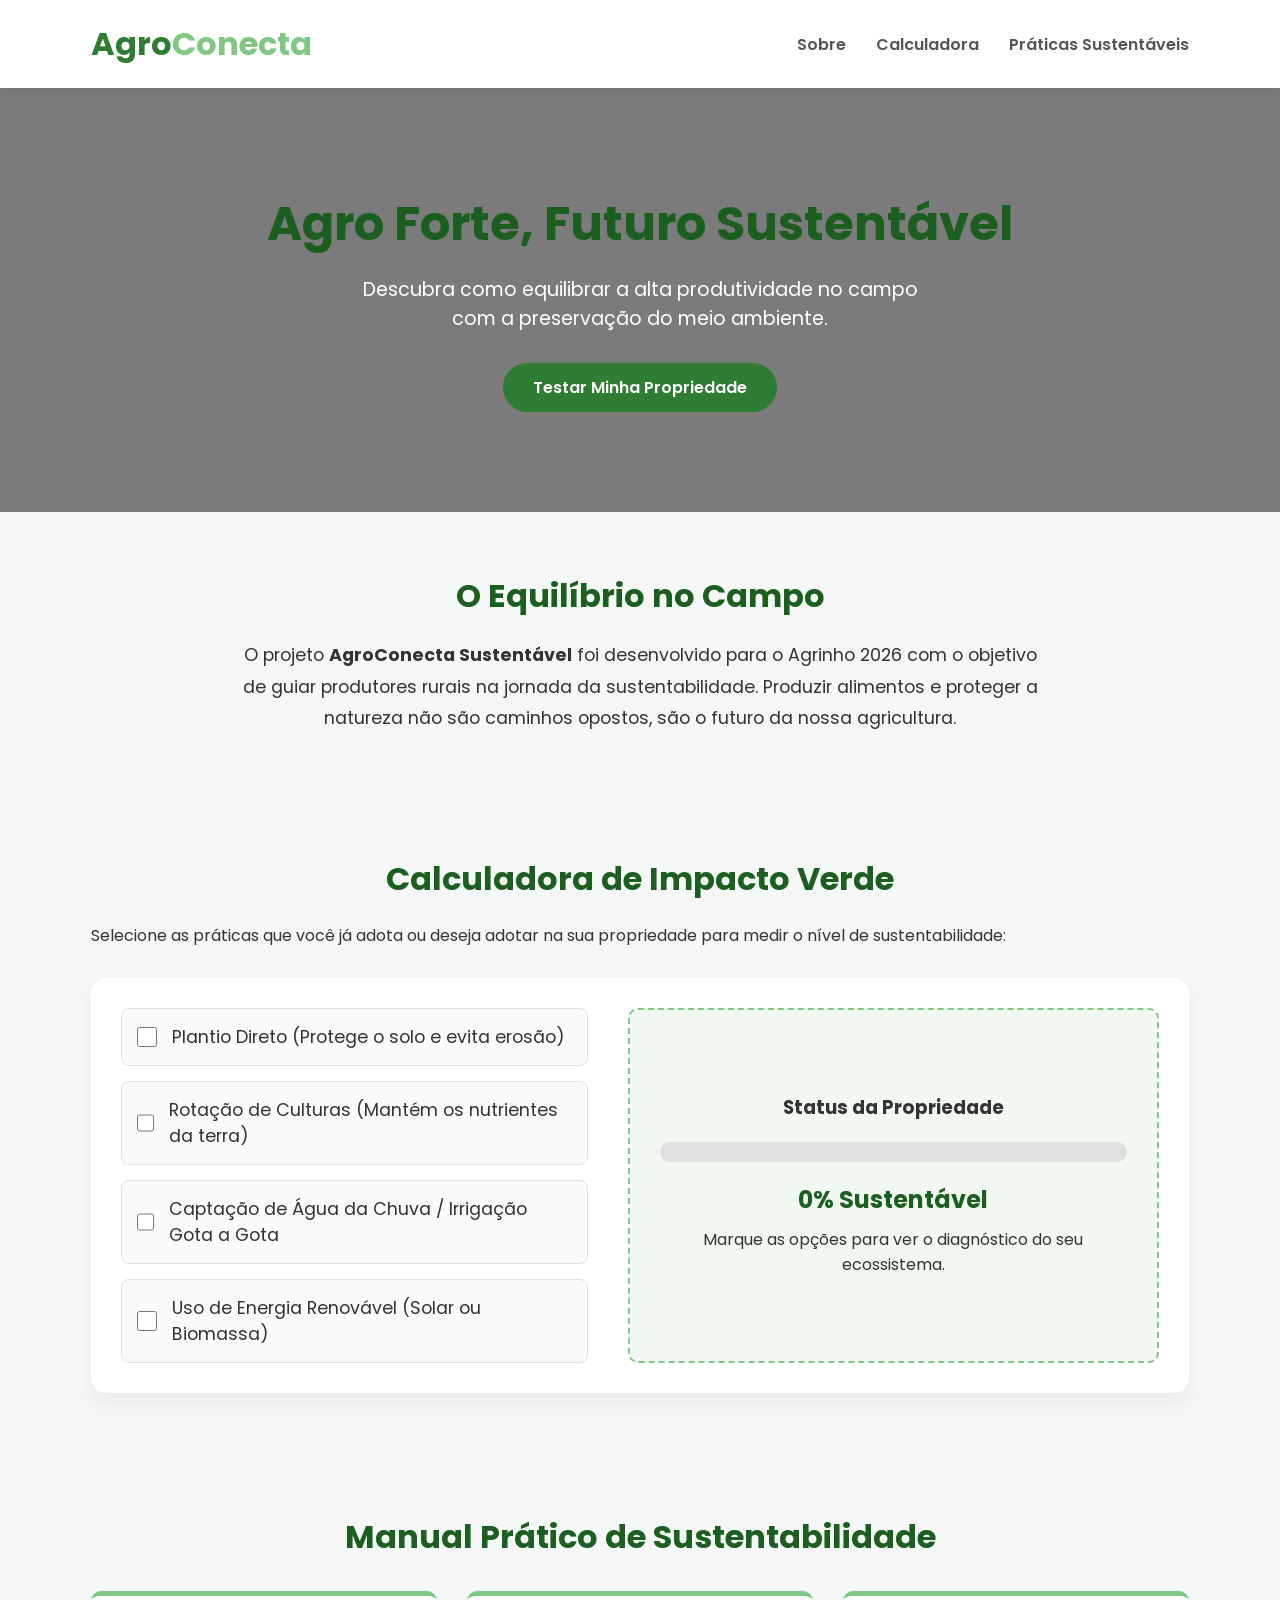
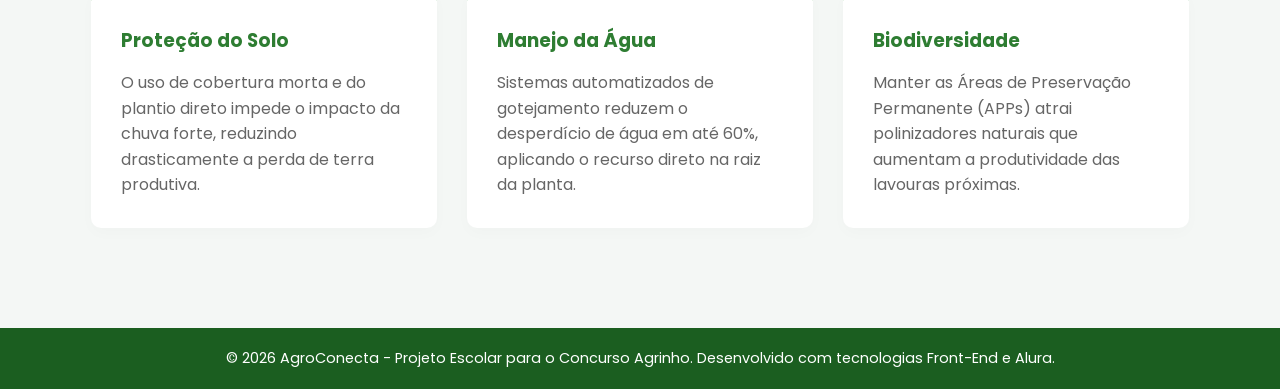
<file: index.html>
<!DOCTYPE html>
<html lang="pt-BR">
<head>
    <meta charset="UTF-8">
    <meta name="viewport" content="width=device-width, initial-scale=1.0">
    <title>AgroConecta Sustentável - Agrinho 2026</title>
    <link rel="stylesheet" href="style.css">
    <link href="https://fonts.googleapis.com/css2?family=Poppins:wght@300;400;600;700&display=swap" rel="stylesheet">
</head>
<body>

    <header>
        <div class="interface">
            <div class="logo">
                <h1>Agro<span>Conecta</span></h1>
            </div>
            <nav>
                <ul>
                    <li><a href="#sobre">Sobre</a></li>
                    <li><a href="#calculadora">Calculadora</a></li>
                    <li><a href="#dicas">Práticas Sustentáveis</a></li>
                </ul>
            </nav>
        </div>
    </header>

    <section class="banner">
        <div class="interface">
            <h2>Agro Forte, Futuro Sustentável</h2>
            <p>Descubra como equilibrar a alta produtividade no campo com a preservação do meio ambiente.</p>
            <a href="#calculadora" class="btn-principal">Testar Minha Propriedade</a>
        </div>
    </section>

    <main class="interface">
        
        <section id="sobre" class="sobre-projeto">
            <h2>O Equilíbrio no Campo</h2>
            <p>O projeto <strong>AgroConecta Sustentável</strong> foi desenvolvido para o Agrinho 2026 com o objetivo de guiar produtores rurais na jornada da sustentabilidade. Produzir alimentos e proteger a natureza não são caminhos opostos, são o futuro da nossa agricultura.</p>
        </section>

        <section id="calculadora" class="calculadora-container">
            <h2>Calculadora de Impacto Verde</h2>
            <p>Selecione as práticas que você já adota ou deseja adotar na sua propriedade para medir o nível de sustentabilidade:</p>
            
            <div class="calculadora-box">
                <div class="opcoes">
                    <label class="checkbox-container">
                        <input type="checkbox" class="pratica-sustentavel" value="25">
                        Plantio Direto (Protege o solo e evita erosão)
                    </label>
                    <label class="checkbox-container">
                        <input type="checkbox" class="pratica-sustentavel" value="25">
                        Rotação de Culturas (Mantém os nutrientes da terra)
                    </label>
                    <label class="checkbox-container">
                        <input type="checkbox" class="pratica-sustentavel" value="25">
                        Captação de Água da Chuva / Irrigação Gota a Gota
                    </label>
                    <label class="checkbox-container">
                        <input type="checkbox" class="pratica-sustentavel" value="25">
                        Uso de Energia Renovável (Solar ou Biomassa)
                    </label>
                </div>

                <div class="resultado-painel">
                    <h3>Status da Propriedade</h3>
                    <div class="barra-progresso-fundo">
                        <div id="barra-progresso" class="barra-progresso-cheia"></div>
                    </div>
                    <p id="porcentagem-texto">0% Sustentável</p>
                    <p id="feedback-mensagem">Marque as opções para ver o diagnóstico do seu ecossistema.</p>
                </div>
            </div>
        </section>

        <section id="dicas" class="cards-secao">
            <h2>Manual Prático de Sustentabilidade</h2>
            <div class="cards-grid">
                <div class="card">
                    <h3>Proteção do Solo</h3>
                    <p>O uso de cobertura morta e do plantio direto impede o impacto da chuva forte, reduzindo drasticamente a perda de terra produtiva.</p>
                </div>
                <div class="card">
                    <h3>Manejo da Água</h3>
                    <p>Sistemas automatizados de gotejamento reduzem o desperdício de água em até 60%, aplicando o recurso direto na raiz da planta.</p>
                </div>
                <div class="card">
                    <h3>Biodiversidade</h3>
                    <p>Manter as Áreas de Preservação Permanente (APPs) atrai polinizadores naturais que aumentam a produtividade das lavouras próximas.</p>
                </div>
            </div>
        </section>

    </main>

    <footer>
        <p>&copy; 2026 AgroConecta - Projeto Escolar para o Concurso Agrinho. Desenvolvido com tecnologias Front-End e Alura.</p>
    </footer>

    <script src="script.js"></script>
</body>
</html>
</file>
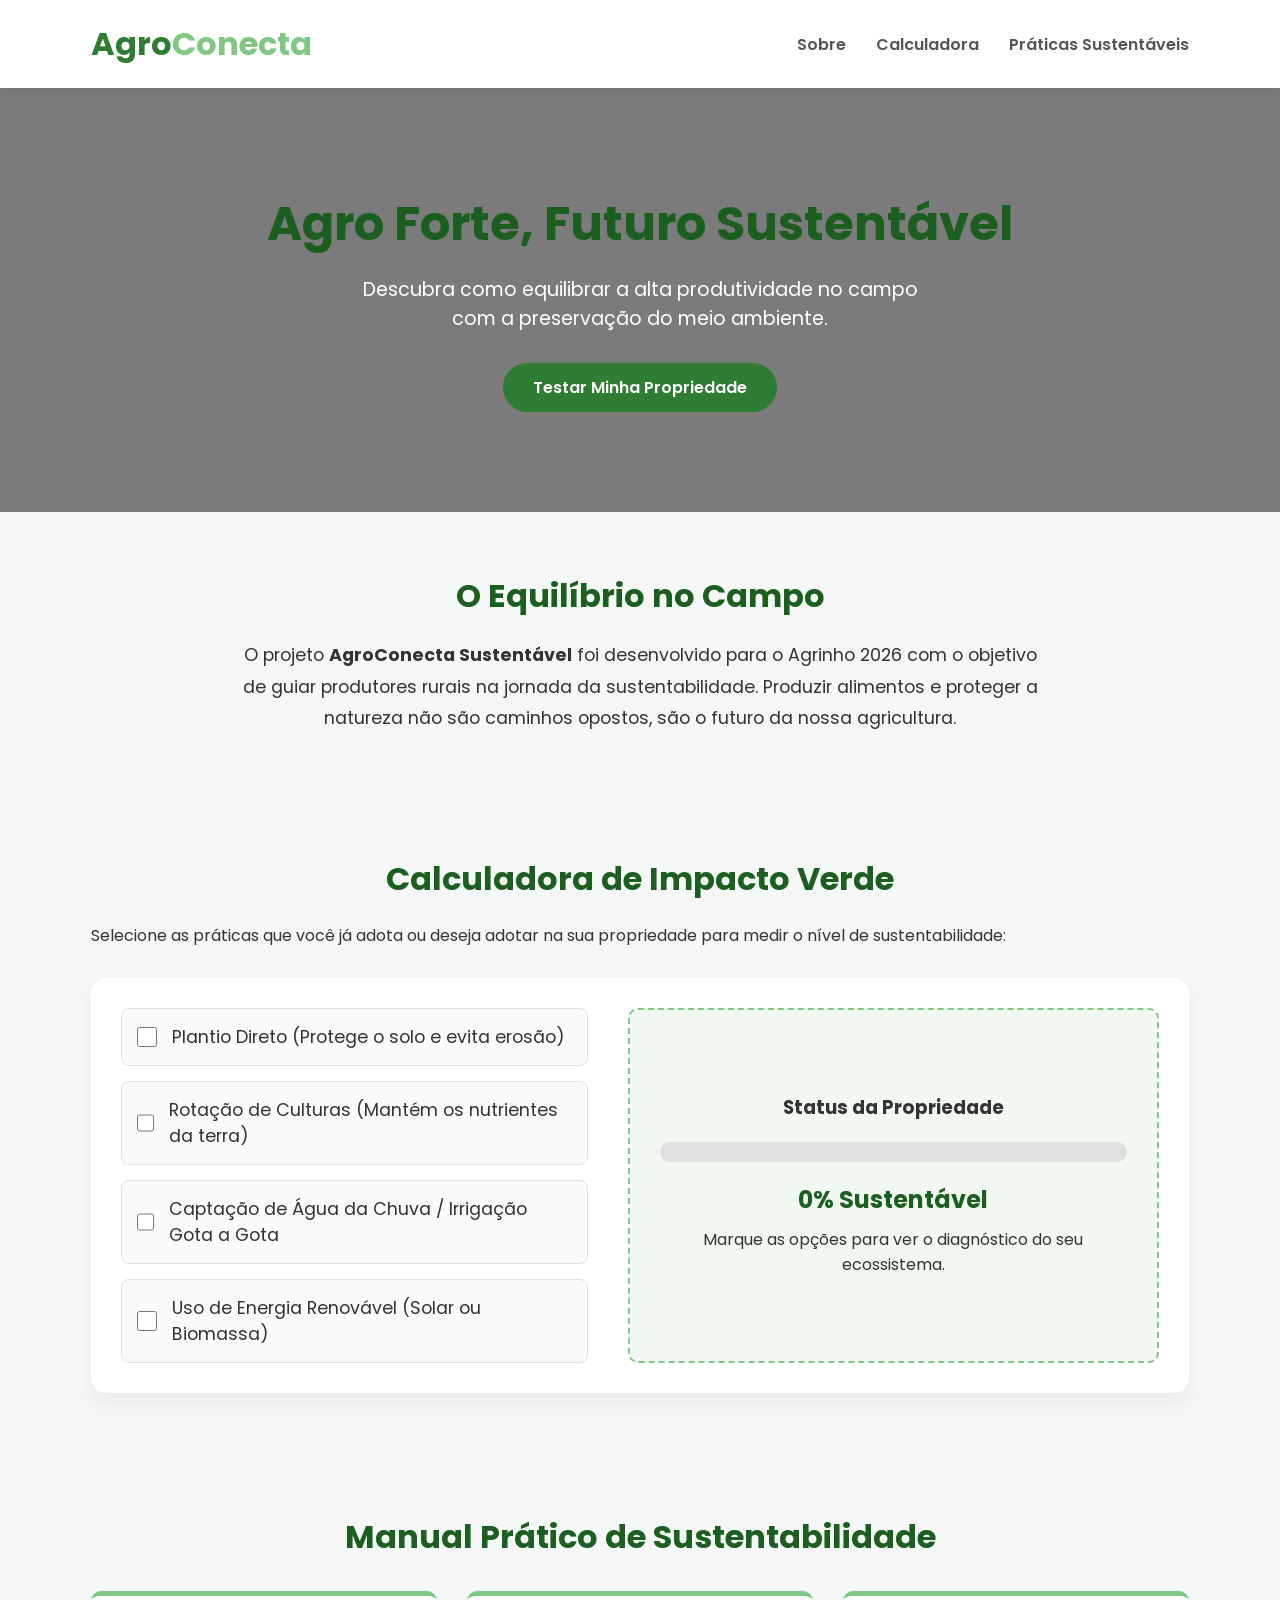
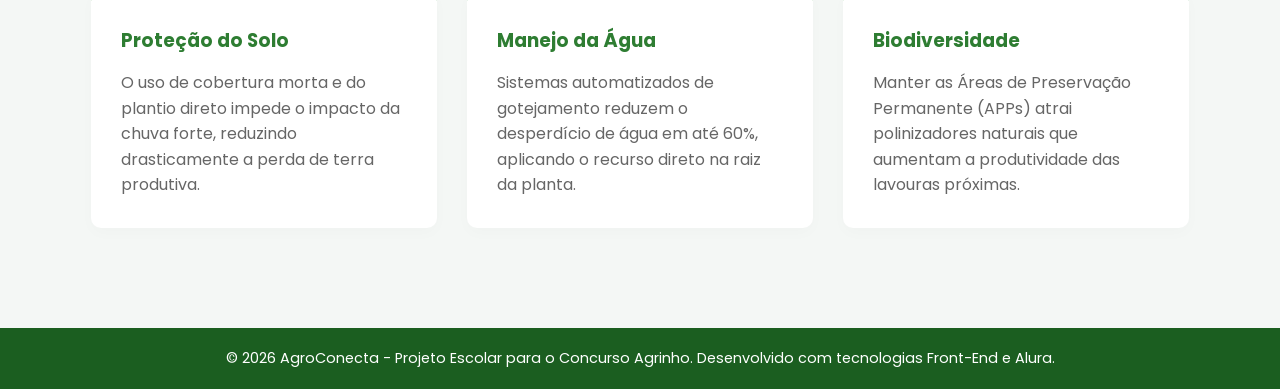
<file: gemini-code-1781261206127.html>
<!DOCTYPE html>
<html lang="pt-BR">
<head>
    <meta charset="UTF-8">
    <meta name="viewport" content="width=device-width, initial-scale=1.0">
    <title>AgroConecta Sustentável - Agrinho 2026</title>
    <link rel="stylesheet" href="style.css">
    <link href="https://fonts.googleapis.com/css2?family=Poppins:wght@300;400;600;700&display=swap" rel="stylesheet">
</head>
<body>

    <header>
        <div class="interface">
            <div class="logo">
                <h1>Agro<span>Conecta</span></h1>
            </div>
            <nav>
                <ul>
                    <li><a href="#sobre">Sobre</a></li>
                    <li><a href="#calculadora">Calculadora</a></li>
                    <li><a href="#dicas">Práticas Sustentáveis</a></li>
                </ul>
            </nav>
        </div>
    </header>

    <section class="banner">
        <div class="interface">
            <h2>Agro Forte, Futuro Sustentável</h2>
            <p>Descubra como equilibrar a alta produtividade no campo com a preservação do meio ambiente.</p>
            <a href="#calculadora" class="btn-principal">Testar Minha Propriedade</a>
        </div>
    </section>

    <main class="interface">
        
        <section id="sobre" class="sobre-projeto">
            <h2>O Equilíbrio no Campo</h2>
            <p>O projeto <strong>AgroConecta Sustentável</strong> foi desenvolvido para o Agrinho 2026 com o objetivo de guiar produtores rurais na jornada da sustentabilidade. Produzir alimentos e proteger a natureza não são caminhos opostos, são o futuro da nossa agricultura.</p>
        </section>

        <section id="calculadora" class="calculadora-container">
            <h2>Calculadora de Impacto Verde</h2>
            <p>Selecione as práticas que você já adota ou deseja adotar na sua propriedade para medir o nível de sustentabilidade:</p>
            
            <div class="calculadora-box">
                <div class="opcoes">
                    <label class="checkbox-container">
                        <input type="checkbox" class="pratica-sustentavel" value="25">
                        Plantio Direto (Protege o solo e evita erosão)
                    </label>
                    <label class="checkbox-container">
                        <input type="checkbox" class="pratica-sustentavel" value="25">
                        Rotação de Culturas (Mantém os nutrientes da terra)
                    </label>
                    <label class="checkbox-container">
                        <input type="checkbox" class="pratica-sustentavel" value="25">
                        Captação de Água da Chuva / Irrigação Gota a Gota
                    </label>
                    <label class="checkbox-container">
                        <input type="checkbox" class="pratica-sustentavel" value="25">
                        Uso de Energia Renovável (Solar ou Biomassa)
                    </label>
                </div>

                <div class="resultado-painel">
                    <h3>Status da Propriedade</h3>
                    <div class="barra-progresso-fundo">
                        <div id="barra-progresso" class="barra-progresso-cheia"></div>
                    </div>
                    <p id="porcentagem-texto">0% Sustentável</p>
                    <p id="feedback-mensagem">Marque as opções para ver o diagnóstico do seu ecossistema.</p>
                </div>
            </div>
        </section>

        <section id="dicas" class="cards-secao">
            <h2>Manual Prático de Sustentabilidade</h2>
            <div class="cards-grid">
                <div class="card">
                    <h3>Proteção do Solo</h3>
                    <p>O uso de cobertura morta e do plantio direto impede o impacto da chuva forte, reduzindo drasticamente a perda de terra produtiva.</p>
                </div>
                <div class="card">
                    <h3>Manejo da Água</h3>
                    <p>Sistemas automatizados de gotejamento reduzem o desperdício de água em até 60%, aplicando o recurso direto na raiz da planta.</p>
                </div>
                <div class="card">
                    <h3>Biodiversidade</h3>
                    <p>Manter as Áreas de Preservação Permanente (APPs) atrai polinizadores naturais que aumentam a produtividade das lavouras próximas.</p>
                </div>
            </div>
        </section>

    </main>

    <footer>
        <p>&copy; 2026 AgroConecta - Projeto Escolar para o Concurso Agrinho. Desenvolvido com tecnologias Front-End e Alura.</p>
    </footer>

    <script src="script.js"></script>
</body>
</html>
</file>
<file: style.css>
/* Configurações Gerais */
* {
    margin: 0;
    padding: 0;
    box-sizing: border-box;
    font-family: 'Poppins', sans-serif;
    scroll-behavior: smooth;
}

body {
    background-color: #f4f7f5;
    color: #333;
}

.interface {
    max-width: 1200px;
    margin: 0 auto;
    padding: 0 4%;
}

/* Cabeçalho */
header {
    background-color: #ffffff;
    padding: 20px 0;
    box-shadow: 0 4px 10px rgba(0, 0, 0, 0.05);
    position: sticky;
    top: 0;
    z-index: 1000;
}

header .interface {
    display: flex;
    justify-content: space-between;
    align-items: center;
}

.logo h1 {
    color: #2e7d32; /* Verde Agro */
    font-weight: 700;
}

.logo h1 span {
    color: #81c784; /* Verde Claro */
}

nav ul {
    display: flex;
    list-style: none;
    gap: 30px;
}

nav ul li a {
    text-decoration: none;
    color: #555;
    font-weight: 600;
    transition: 0.3s;
}

nav ul li a:hover {
    color: #2e7d32;
}

/* Banner */
.banner {
    background: linear-gradient(rgba(0, 0, 0, 0.5), rgba(0, 0, 0, 0.5)), url('https://images.unsplash.com/photo-1500937386664-56d1dfef3854?auto=format&fit=crop&w=1200&q=80') no-repeat center center/cover;
    padding: 100px 0;
    text-align: center;
    color: #fff;
}

.banner h2 {
    font-size: 3rem;
    margin-bottom: 15px;
}

.banner p {
    font-size: 1.2rem;
    margin-bottom: 30px;
    max-width: 600px;
    margin-left: auto;
    margin-right: auto;
}

.btn-principal {
    display: inline-block;
    padding: 12px 30px;
    background-color: #2e7d32;
    color: #fff;
    text-decoration: none;
    border-radius: 30px;
    font-weight: 600;
    transition: 0.3s;
}

.btn-principal:hover {
    background-color: #1b5e20;
    transform: translateY(-2px);
}

/* Seções Gerais */
section {
    padding: 60px 0;
}

section h2 {
    font-size: 2rem;
    color: #1b5e20;
    margin-bottom: 20px;
    text-align: center;
}

.sobre-projeto p {
    text-align: center;
    font-size: 1.1rem;
    line-height: 1.8;
    max-width: 800px;
    margin: 0 auto;
}

/* Calculadora Interativa */
.calculadora-box {
    display: flex;
    flex-wrap: wrap;
    gap: 40px;
    background-color: #fff;
    padding: 30px;
    border-radius: 15px;
    box-shadow: 0 10px 20px rgba(0,0,0,0.05);
    margin-top: 30px;
}

.opcoes {
    flex: 1;
    display: flex;
    flex-direction: column;
    gap: 15px;
    justify-content: center;
}

.checkbox-container {
    display: flex;
    align-items: center;
    gap: 15px;
    font-size: 1.1rem;
    cursor: pointer;
    background: #f9fbf9;
    padding: 15px;
    border-radius: 8px;
    border: 1px solid #e0e0e0;
    transition: 0.2s;
}

.checkbox-container:hover {
    border-color: #2e7d32;
    background-color: #f1f8f1;
}

.checkbox-container input {
    width: 20px;
    height: 20px;
    accent-color: #2e7d32;
}

.resultado-painel {
    flex: 1;
    background-color: #f1f8f1;
    border: 2px dashed #81c784;
    border-radius: 10px;
    padding: 30px;
    text-align: center;
    display: flex;
    flex-direction: column;
    justify-content: center;
    align-items: center;
}

.barra-progresso-fundo {
    width: 100%;
    background-color: #e0e0e0;
    height: 20px;
    border-radius: 10px;
    margin: 20px 0;
    overflow: hidden;
}

.barra-progresso-cheia {
    width: 0%;
    height: 100%;
    background-color: #2e7d32;
    transition: width 0.5s ease-in-out;
}

#porcentagem-texto {
    font-size: 1.5rem;
    font-weight: 700;
    color: #1b5e20;
    margin-bottom: 10px;
}

/* Cards */
.cards-grid {
    display: grid;
    grid-template-columns: repeat(auto-fit, minmax(300px, 1fr));
    gap: 30px;
    margin-top: 30px;
}

.card {
    background-color: #fff;
    padding: 30px;
    border-radius: 10px;
    box-shadow: 0 5px 15px rgba(0,0,0,0.02);
    border-top: 5px solid #81c784;
    transition: 0.3s;
}

.card:hover {
    transform: translateY(-5px);
    box-shadow: 0 10px 20px rgba(0,0,0,0.08);
}

.card h3 {
    margin-bottom: 15px;
    color: #2e7d32;
}

.card p {
    color: #666;
    line-height: 1.6;
}

/* Rodapé */
footer {
    background-color: #1b5e20;
    color: #fff;
    text-align: center;
    padding: 20px 0;
    margin-top: 40px;
    font-size: 0.9rem;
}

/* Responsividade Básica (Celulares) */
@media (max-width: 768px) {
    header .interface {
        flex-direction: column;
        gap: 15px;
    }
    .calculadora-box {
        flex-direction: column;
    }
    .banner h2 {
        font-size: 2rem;
    }
}
</file>
